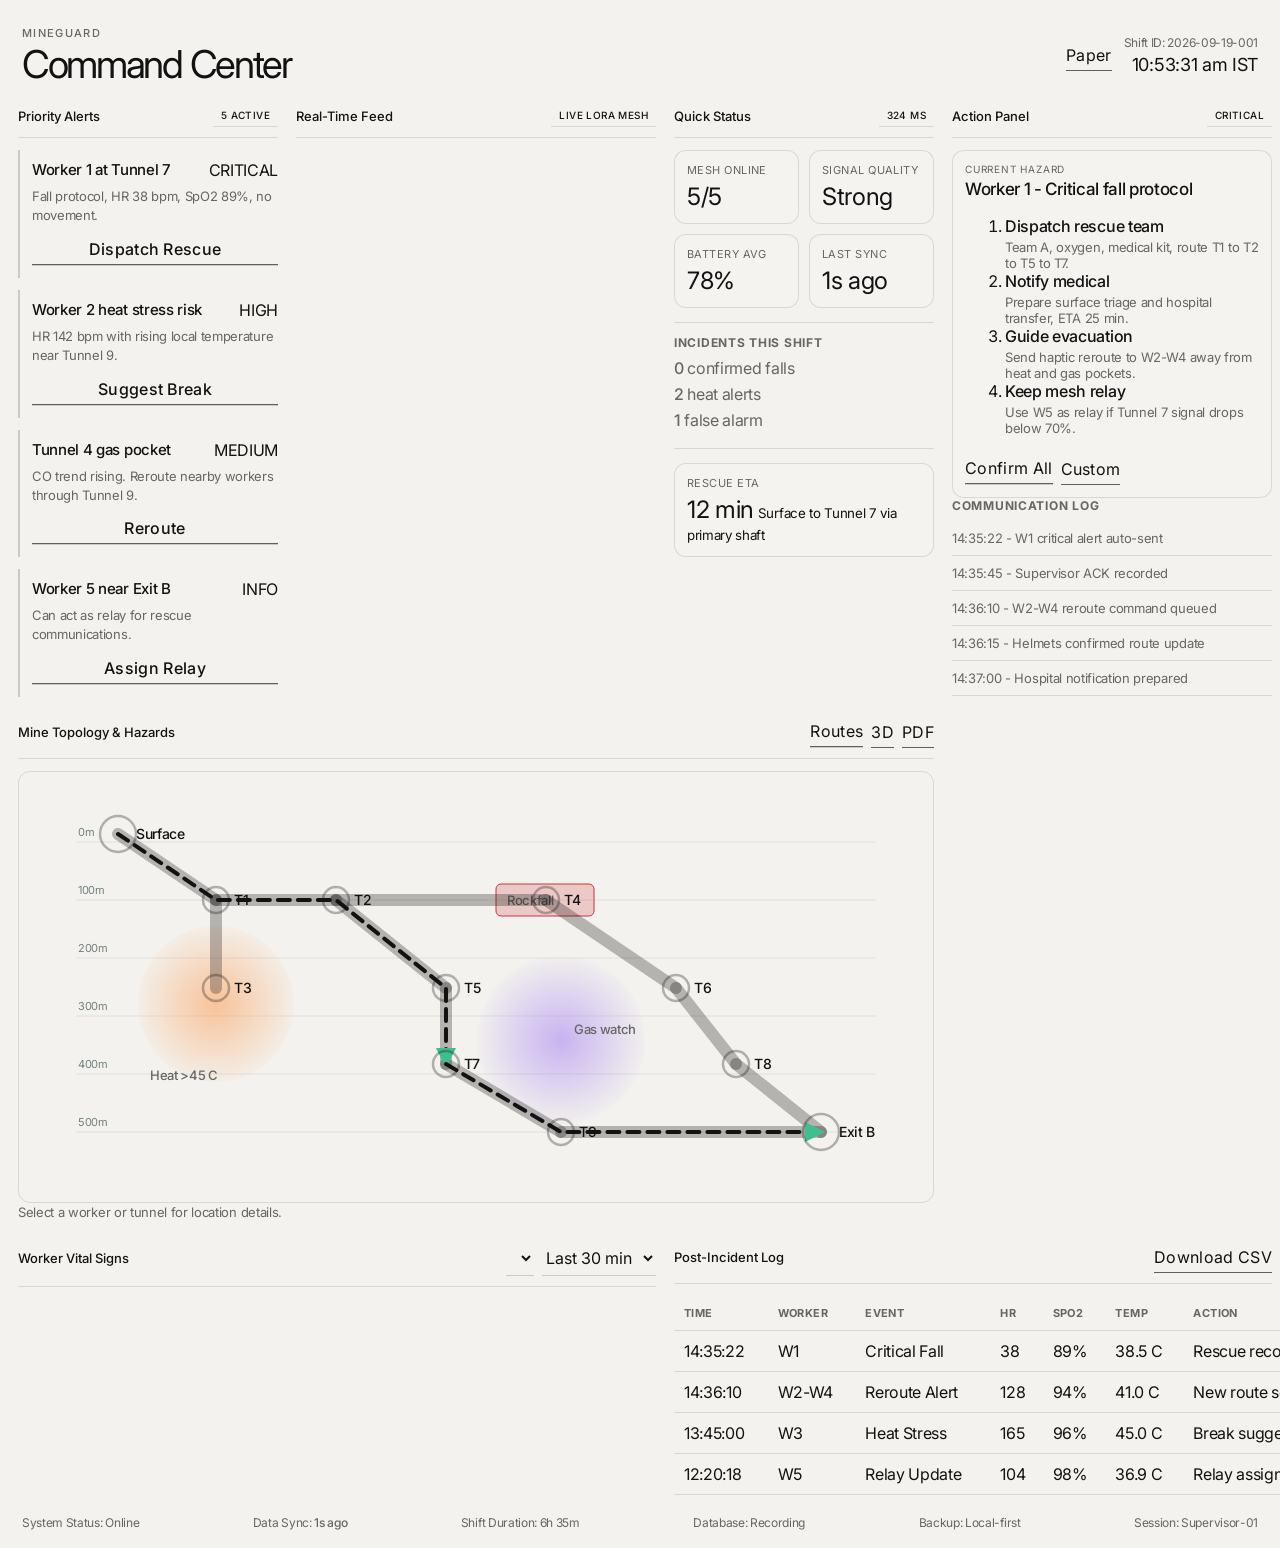
<file: src/frontend/index.html>
<!doctype html>
<html lang="en">
  <head>
    <meta charset="UTF-8" />
    <meta name="viewport" content="width=device-width, initial-scale=1.0" />
    <title>MineGuard Command Center</title>
    <link rel="preconnect" href="https://fonts.googleapis.com" />
    <link rel="preconnect" href="https://fonts.gstatic.com" crossorigin />
    <link
      href="https://fonts.googleapis.com/css2?family=Inter:wght@400;500;600;700;800&display=swap"
      rel="stylesheet"
    />
    <link rel="stylesheet" href="styles.css" />
  </head>
  <body>
    <div class="shell">
      <header class="topbar">
        <div>
          <p class="eyebrow">MineGuard</p>
          <h1>Command Center</h1>
        </div>
        <div class="header-actions">
          <button id="themeToggle" type="button" aria-label="Toggle theme">Paper</button>
          <div class="shift">
            <span>Shift ID: 2026-09-19-001</span>
            <strong id="clock">14:35 IST</strong>
          </div>
        </div>
      </header>

      <main class="dashboard">
        <section class="panel alert-panel" aria-label="Alert panel">
          <div class="panel-head">
            <h2>Priority Alerts</h2>
            <span class="count">5 active</span>
          </div>
          <div id="alerts" class="alert-list"></div>
        </section>

        <section class="panel feed-panel" aria-label="Real-time worker feed">
          <div class="panel-head">
            <h2>Real-Time Feed</h2>
            <span class="live-dot">Live LoRa mesh</span>
          </div>
          <div id="workers" class="worker-list"></div>
        </section>

        <section class="panel status-panel" aria-label="Network and shift status">
          <div class="panel-head">
            <h2>Quick Status</h2>
            <span id="latency-pill" class="signal-pill">280 ms</span>
          </div>
          <div class="metric-grid">
            <article>
              <span>Mesh online</span>
              <strong>5/5</strong>
            </article>
            <article>
              <span>Signal quality</span>
              <strong>Strong</strong>
            </article>
            <article>
              <span>Battery avg</span>
              <strong id="battery">78%</strong>
            </article>
            <article>
              <span>Last sync</span>
              <strong id="sync">2s ago</strong>
            </article>
          </div>
          <div class="incident-summary">
            <h3>Incidents This Shift</h3>
            <p><strong>0</strong> confirmed falls</p>
            <p><strong>2</strong> heat alerts</p>
            <p><strong>1</strong> false alarm</p>
          </div>
          <div class="rescue-estimate">
            <span>Rescue ETA</span>
            <strong>12 min</strong>
            <small>Surface to Tunnel 7 via primary shaft</small>
          </div>
        </section>

        <section class="panel map-panel" aria-label="Mine topology and hazards">
          <div class="panel-head">
            <h2>Mine Topology & Hazards</h2>
            <div class="map-tools">
              <button type="button" id="routesToggle" class="icon-button active" title="Show all routes">Routes</button>
              <button type="button" id="viewToggle" class="icon-button" title="Toggle depth view">3D</button>
              <button type="button" id="exportBtn" class="icon-button" title="Export rescue briefing">PDF</button>
            </div>
          </div>
          <div class="map-wrap">
            <svg id="mineMap" viewBox="0 0 900 430" role="img" aria-label="Interactive mine topology">
              <defs>
                <marker id="arrow" viewBox="0 0 10 10" refX="8" refY="5" markerWidth="5" markerHeight="5" orient="auto-start-reverse">
                  <path d="M 0 0 L 10 5 L 0 10 z" fill="#3fbf8f" />
                </marker>
                <radialGradient id="gas">
                  <stop offset="0%" stop-color="#8b5cf6" stop-opacity="0.42" />
                  <stop offset="100%" stop-color="#8b5cf6" stop-opacity="0.02" />
                </radialGradient>
                <radialGradient id="heat">
                  <stop offset="0%" stop-color="#ff8f3d" stop-opacity="0.48" />
                  <stop offset="100%" stop-color="#ff8f3d" stop-opacity="0.04" />
                </radialGradient>
              </defs>
              <g id="depthGrid"></g>
              <g id="hazardsLayer"></g>
              <g id="tunnelsLayer"></g>
              <g id="routesLayer"></g>
              <g id="nodesLayer"></g>
              <g id="workersLayer"></g>
            </svg>
          </div>
          <div id="mapDetails" class="map-details">Select a worker or tunnel for location details.</div>
        </section>

        <section class="panel vitals-panel" aria-label="Worker vital signs">
          <div class="panel-head">
            <h2>Worker Vital Signs</h2>
            <div class="selectors">
              <select id="workerSelect" aria-label="Select worker"></select>
              <select id="rangeSelect" aria-label="Select time range">
                <option>Last 30 min</option>
                <option>Last 5 min</option>
                <option>Full shift</option>
              </select>
            </div>
          </div>
          <div id="vitals" class="vitals-grid"></div>
        </section>

        <aside class="panel action-panel" aria-label="Recommended actions">
          <div class="panel-head">
            <h2>Action Panel</h2>
            <span class="severity-chip">Critical</span>
          </div>
          <div class="action-card">
            <p class="action-kicker">Current Hazard</p>
            <h3>Worker 1 - Critical fall protocol</h3>
            <ol>
              <li><strong>Dispatch rescue team</strong><span>Team A, oxygen, medical kit, route T1 to T2 to T5 to T7.</span></li>
              <li><strong>Notify medical</strong><span>Prepare surface triage and hospital transfer, ETA 25 min.</span></li>
              <li><strong>Guide evacuation</strong><span>Send haptic reroute to W2-W4 away from heat and gas pockets.</span></li>
              <li><strong>Keep mesh relay</strong><span>Use W5 as relay if Tunnel 7 signal drops below 70%.</span></li>
            </ol>
            <div class="action-row">
              <button type="button" class="primary">Confirm All</button>
              <button type="button">Custom</button>
            </div>
          </div>
          <div class="comm-log">
            <h3>Communication Log</h3>
            <div id="log"></div>
          </div>
        </aside>

        <section class="panel history-panel" aria-label="Historical event log">
          <div class="panel-head">
            <h2>Post-Incident Log</h2>
            <button type="button" id="csvBtn">Download CSV</button>
          </div>
          <div class="table-wrap">
            <table>
              <thead>
                <tr>
                  <th>Time</th>
                  <th>Worker</th>
                  <th>Event</th>
                  <th>HR</th>
                  <th>SpO2</th>
                  <th>Temp</th>
                  <th>Action</th>
                </tr>
              </thead>
              <tbody id="history"></tbody>
            </table>
          </div>
        </section>
      </main>

      <footer class="statusbar">
        <span>System Status: Online</span>
        <span>Data Sync: <strong id="footerSync">2s</strong></span>
        <span>Shift Duration: 6h 35m</span>
        <span>Database: Recording</span>
        <span>Backup: Local-first</span>
        <span>Session: Supervisor-01</span>
      </footer>
    </div>
    <script src="app.js"></script>
  </body>
</html>
</file>
<file: src/frontend/styles.css>
:root {
  --bg: #f3f2ee;
  --ink: #121212;
  --muted: #666;
  --line: rgba(17, 17, 17, 0.12);
  --line-strong: rgba(17, 17, 17, 0.18);
  --panel: rgba(255, 255, 255, 0.12);
}

body[data-theme="mono"] {
  --bg: #111111;
  --ink: #f0f0f0;
  --muted: #bbb;
  --line: rgba(255, 255, 255, 0.12);
  --line-strong: rgba(255, 255, 255, 0.18);
  --panel: rgba(255, 255, 255, 0.02);
}

body[data-theme="paper"] {
  --bg: #f3f2ee;
  --ink: #121212;
  --muted: #666;
  --line: rgba(17, 17, 17, 0.12);
  --line-strong: rgba(17, 17, 17, 0.18);
  --panel: rgba(255, 255, 255, 0.12);
}

body[data-theme="dark"] {
  --bg: #0d0f11;
  --ink: #edf3f3;
  --muted: #9da8ad;
  --line: rgba(255, 255, 255, 0.08);
  --line-strong: rgba(255, 255, 255, 0.15);
  --panel: rgba(255, 255, 255, 0.02);
}

* { box-sizing: border-box; }

body {
  margin: 0;
  background: var(--bg);
  color: var(--ink);
  font-family: Inter, system-ui, -apple-system, BlinkMacSystemFont, "Segoe UI", sans-serif;
  letter-spacing: -0.02em;
}

button,
select {
  font: inherit;
}

button {
  position: relative;
  border: 0;
  background: transparent;
  color: var(--ink);
  border-radius: 0;
  min-height: 30px;
  padding: 6px 0;
  cursor: pointer;
  letter-spacing: 0.02em;
  transition: color 180ms ease, transform 180ms ease, background 180ms ease;
  box-shadow: none;
}

button::after {
  content: "";
  position: absolute;
  left: 0;
  right: 0;
  bottom: 0;
  height: 1px;
  background: currentColor;
  opacity: 0.65;
  transition: opacity 180ms ease, transform 180ms ease;
}

button:hover {
  background: linear-gradient(135deg, #111111 0%, #4b4b4b 42%, #9d8c6b 100%);
  color: #f6f3ee;
  padding-left: 10px;
  padding-right: 10px;
  transform: translateY(-1px);
}

button:hover::after {
  opacity: 0;
}

select {
  background: transparent;
  border: 0;
  border-bottom: 1px solid var(--line-strong);
  color: var(--ink);
  border-radius: 0;
  padding: 6px 8px 6px 0;
  min-height: 30px;
}

strong { font-weight: 500; }

.shell {
  min-height: 100vh;
  padding: 18px;
  display: flex;
  flex-direction: column;
  gap: 12px;
}

.topbar,
.statusbar,
.panel {
  border: 0;
  background: transparent;
  box-shadow: none;
}

.topbar {
  display: flex;
  justify-content: space-between;
  align-items: center;
  padding: 8px 4px 10px;
}

.header-actions {
  display: flex;
  align-items: center;
  gap: 12px;
}

.eyebrow {
  margin: 0 0 5px;
  color: var(--muted);
  font-size: 11px;
  letter-spacing: 0.12em;
  text-transform: uppercase;
  font-weight: 500;
}

h1,
h2,
h3,
p { margin-top: 0; }

h1 {
  margin-bottom: 0;
  font-size: clamp(30px, 3vw, 44px);
  font-weight: 400;
  letter-spacing: -0.06em;
  line-height: 1;
}

.shift {
  display: flex;
  flex-direction: column;
  align-items: flex-end;
  gap: 4px;
  color: var(--muted);
  font-size: 12px;
}

.shift strong {
  color: var(--ink);
  font-size: 18px;
  font-weight: 400;
}

.dashboard {
  display: grid;
  grid-template-columns: minmax(260px, 0.9fr) minmax(360px, 1.35fr) minmax(260px, 0.9fr) minmax(320px, 1fr);
  grid-template-areas:
    "alerts feed status actions"
    "map map map actions"
    "vitals vitals history history";
  gap: 18px;
}

.panel {
  padding: 0;
  min-width: 0;
}

.panel-head {
  display: flex;
  justify-content: space-between;
  align-items: center;
  gap: 12px;
  margin-bottom: 12px;
  padding-bottom: 10px;
  border-bottom: 1px solid var(--line);
}

.panel-head h2 {
  margin: 0;
  font-size: 13px;
  color: var(--ink);
  font-weight: 500;
  letter-spacing: 0;
  text-transform: none;
}

.alert-panel { grid-area: alerts; }
.feed-panel { grid-area: feed; }
.status-panel { grid-area: status; }
.map-panel { grid-area: map; }
.vitals-panel { grid-area: vitals; }
.action-panel { grid-area: actions; }
.history-panel { grid-area: history; }

.count,
.signal-pill,
.live-dot,
.severity-chip {
  border-radius: 0;
  padding: 4px 8px 5px;
  font-size: 10px;
  font-weight: 500;
  letter-spacing: 0.04em;
  text-transform: uppercase;
  border: 0;
  border-bottom: 1px solid var(--line);
  background: transparent;
  color: var(--ink);
}

.alert-list,
.worker-list,
.vitals-grid {
  display: grid;
  gap: 12px;
}

.alert {
  border: 0;
  border-left: 2px solid var(--line-strong);
  padding: 10px 0 12px 12px;
  background: transparent;
  border-radius: 0;
}

.alert header,
.worker-card header {
  display: flex;
  justify-content: space-between;
  gap: 10px;
  margin-bottom: 7px;
}

.alert strong,
.worker-card strong {
  font-size: 15px;
  font-weight: 500;
}

.alert p,
.worker-card p {
  margin-bottom: 8px;
  color: var(--muted);
  font-size: 13px;
  line-height: 1.45;
}

.alert button {
  width: 100%;
  color: var(--ink);
  font-weight: 500;
  background: transparent;
  border: 0;
  border-bottom: 1px solid var(--line-strong);
  border-radius: 0;
}

.worker-card {
  border: 0;
  border-bottom: 1px solid var(--line);
  padding: 10px 0 12px;
  background: transparent;
  border-radius: 0;
  cursor: pointer;
}

.worker-card.selected {
  border-color: var(--line-strong);
  background: transparent;
}

.vital-row {
  display: grid;
  grid-template-columns: repeat(4, 1fr);
  gap: 8px;
}

.vital-row span {
  padding: 8px 7px;
  border: 1px solid var(--line);
  border-radius: 10px;
  background: var(--panel);
  color: var(--muted);
  font-size: 12px;
}

.metric-grid {
  display: grid;
  grid-template-columns: repeat(2, minmax(0, 1fr));
  gap: 10px;
}

.metric-grid article,
.rescue-estimate {
  border: 1px solid var(--line);
  border-radius: 12px;
  padding: 12px;
  background: var(--panel);
}

.metric-grid span,
.rescue-estimate span {
  display: block;
  color: var(--muted);
  font-size: 11px;
  margin-bottom: 5px;
  letter-spacing: 0.04em;
  text-transform: uppercase;
}

.metric-grid strong,
.rescue-estimate strong {
  font-size: 24px;
  font-weight: 400;
}

.incident-summary {
  margin: 14px 0;
  padding: 12px 0;
  border-top: 1px solid var(--line);
  border-bottom: 1px solid var(--line);
}

.incident-summary h3,
.comm-log h3 {
  font-size: 12px;
  margin-bottom: 8px;
  letter-spacing: 0.06em;
  text-transform: uppercase;
  color: var(--muted);
}

.incident-summary p {
  margin: 6px 0;
  color: var(--muted);
}

.map-tools,
.selectors,
.action-row {
  display: flex;
  gap: 8px;
  align-items: center;
  flex-wrap: wrap;
}

.icon-button.active,
.primary {
  background: transparent;
  border: 0;
  border-bottom: 1px solid var(--line-strong);
  color: var(--ink);
}

.map-wrap {
  border: 1px solid var(--line);
  border-radius: 12px;
  background: transparent;
  overflow: hidden;
}

svg {
  display: block;
  width: 100%;
  height: clamp(320px, 36vw, 430px);
  background: transparent;
}

.tunnel { stroke: rgba(17,17,17,0.28); stroke-width: 12; stroke-linecap: round; fill: none; }
.route { stroke: var(--ink); stroke-width: 4; stroke-linecap: round; fill: none; stroke-dasharray: 12 8; marker-end: url(#arrow); }
.node { fill: transparent; stroke: rgba(17,17,17,0.3); stroke-width: 2.5; }
.node-label { font-size: 14px; font-weight: 500; fill: var(--ink); }
.worker circle { stroke: rgba(17,17,17,0.18); stroke-width: 3; }
.worker text { fill: #ffffff; font-weight: 600; font-size: 12px; text-anchor: middle; dominant-baseline: central; }
.hazard-label { font-size: 13px; font-weight: 500; fill: var(--muted); }
.depth-line { stroke: rgba(17,17,17,0.08); stroke-width: 1; }
.map-details { color: var(--muted); font-size: 13px; line-height: 1.5; }

.vitals-grid { grid-template-columns: repeat(5, minmax(145px, 1fr)); }

.vital-card {
  border: 1px solid var(--line);
  border-radius: 12px;
  padding: 12px;
  background: var(--panel);
}

.vital-card h3 {
  margin-bottom: 4px;
  font-size: 11px;
  letter-spacing: 0.04em;
  text-transform: uppercase;
  color: var(--muted);
}

.vital-card strong { font-size: 24px; font-weight: 400; }

.trend {
  display: block;
  margin: 4px 0 8px;
  color: var(--muted);
  font-size: 12px;
}

.spark path { fill: none; stroke: var(--ink); stroke-width: 2.5; }

.action-card {
  border: 1px solid var(--line);
  border-radius: 12px;
  padding: 12px;
  background: var(--panel);
}

.action-kicker {
  margin-bottom: 4px;
  color: var(--muted);
  font-size: 10px;
  letter-spacing: 0.08em;
  text-transform: uppercase;
}

.action-card h3 {
  font-size: 17px;
  font-weight: 500;
}

.action-card li span {
  display: block;
  margin-top: 3px;
  color: var(--muted);
  font-size: 13px;
}

.log-line {
  border-bottom: 1px solid var(--line);
  padding: 9px 0;
  color: var(--muted);
  font-size: 13px;
}

table {
  width: 100%;
  border-collapse: collapse;
  min-width: 720px;
}

th, td {
  text-align: left;
  padding: 10px;
  border-bottom: 1px solid var(--line);
}

th {
  color: var(--muted);
  font-size: 11px;
  letter-spacing: 0.04em;
  text-transform: uppercase;
}

.statusbar {
  display: flex;
  gap: 14px;
  justify-content: space-between;
  flex-wrap: wrap;
  color: var(--muted);
  font-size: 12px;
  padding: 8px 4px 0;
}

@media (max-width: 1200px) {
  .dashboard {
    grid-template-columns: 1fr 1fr;
    grid-template-areas:
      "alerts status"
      "feed actions"
      "map map"
      "vitals vitals"
      "history history";
  }
}

@media (max-width: 760px) {
  .shell { padding: 10px; }
  .topbar, .header-actions { align-items: flex-start; flex-direction: column; }
  .shift { align-items: flex-start; }
  .dashboard {
    grid-template-columns: 1fr;
    grid-template-areas:
      "alerts"
      "feed"
      "status"
      "map"
      "vitals"
      "actions"
      "history";
  }
  .vital-row, .metric-grid, .vitals-grid { grid-template-columns: 1fr; }
}
</file>
